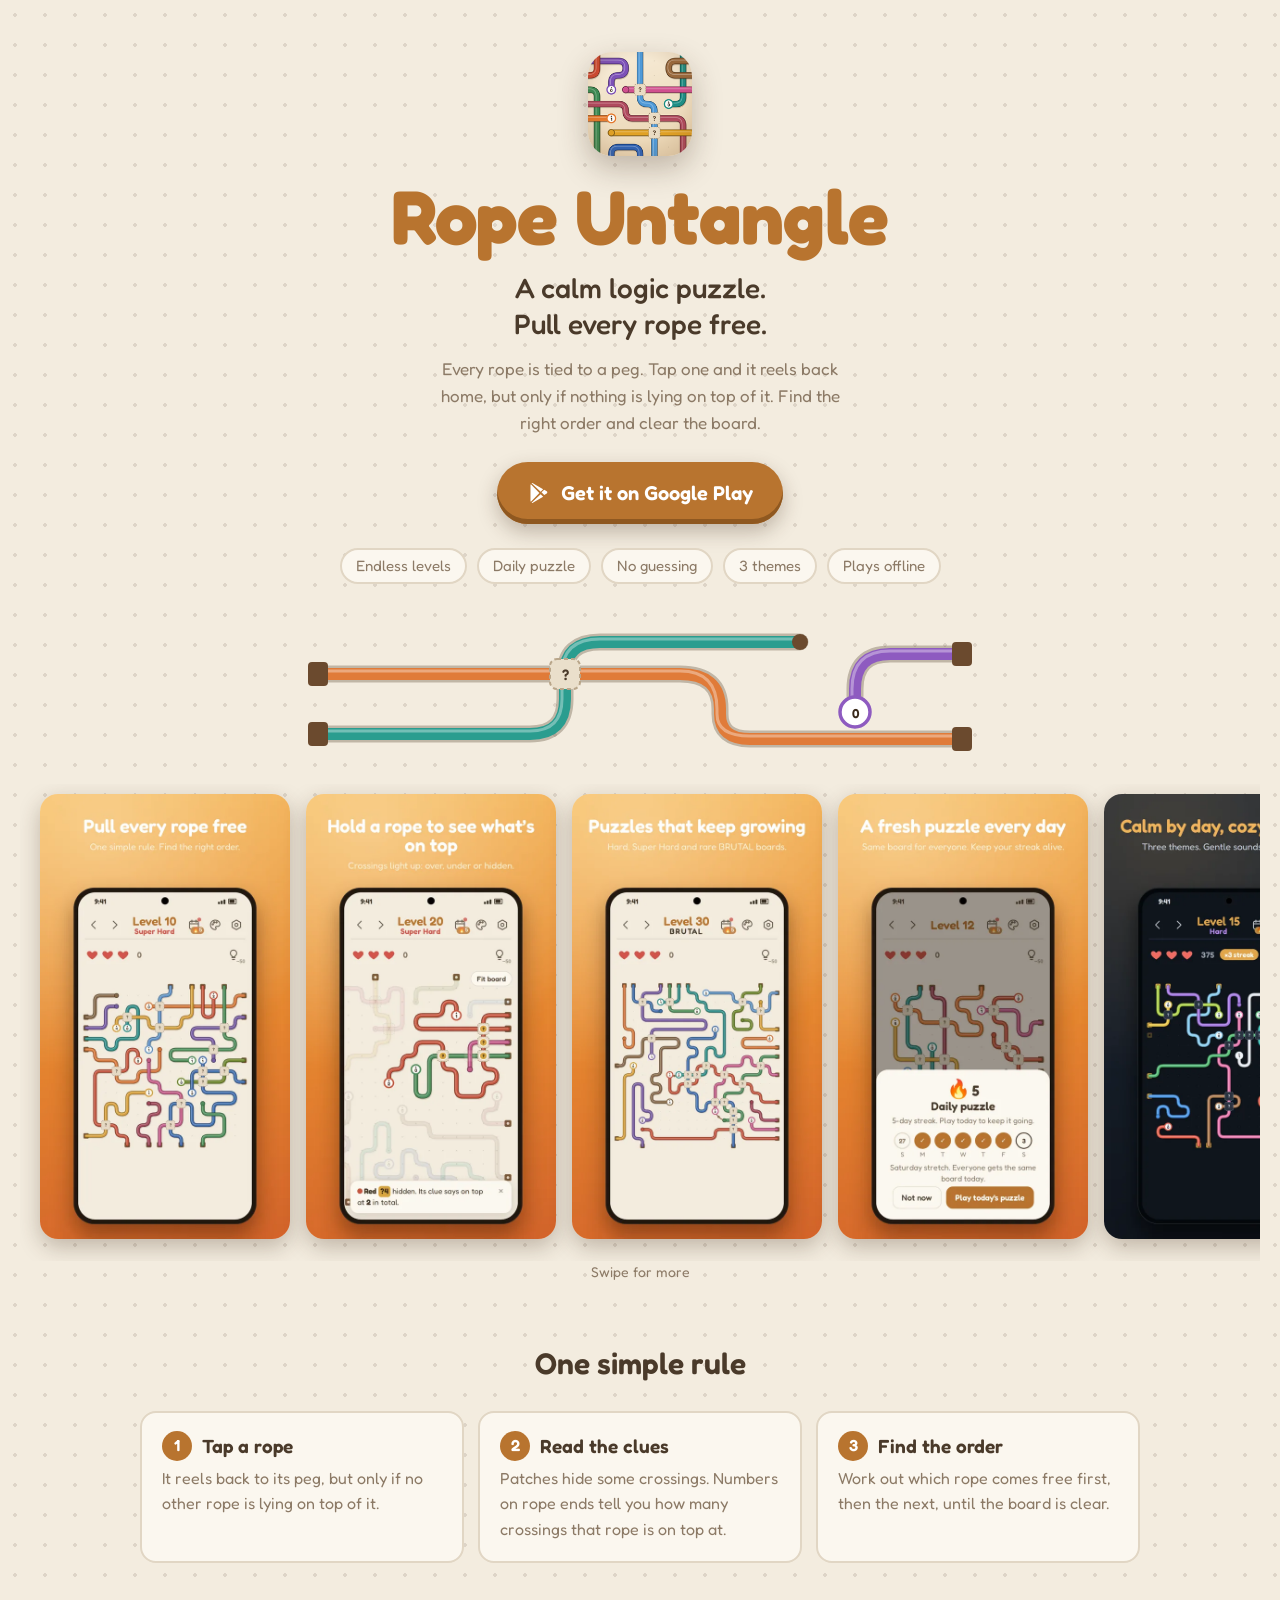
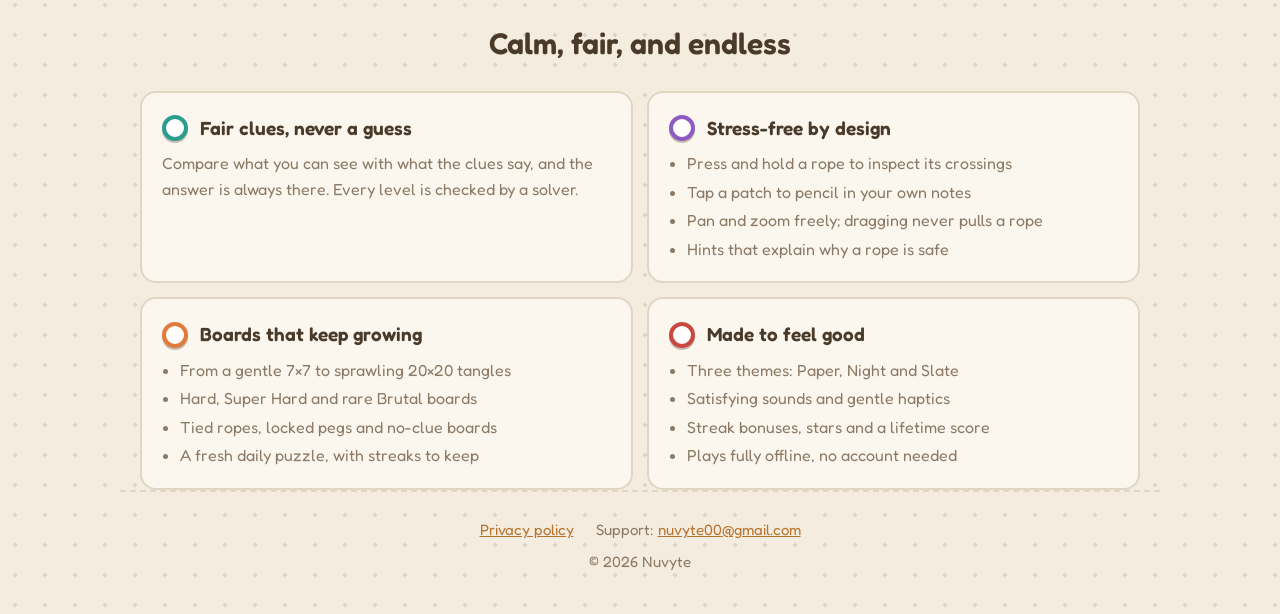
<file: index.html>
<!doctype html>
<html lang="en">
<head>
<meta charset="utf-8">
<meta name="viewport" content="width=device-width, initial-scale=1">
<title>Rope Untangle: Logic Puzzle</title>
<meta name="description" content="Pull every rope free in a calm, endless logic puzzle. One simple rule, fair clues, and no guessing needed. For Android.">
<meta name="theme-color" content="#F3ECDF" media="(prefers-color-scheme: light)">
<meta name="theme-color" content="#10151C" media="(prefers-color-scheme: dark)">
<meta property="og:title" content="Rope Untangle: Logic Puzzle">
<meta property="og:description" content="A calm logic puzzle. Pull every rope free.">
<meta property="og:image" content="https://nuvyte.github.io/rope-untangle/img/og-1024x500.png">
<meta property="og:url" content="https://nuvyte.github.io/rope-untangle/">
<meta name="twitter:card" content="summary_large_image">
<link rel="icon" type="image/png" sizes="32x32" href="img/favicon-32.png">
<link rel="apple-touch-icon" href="img/apple-touch-icon.png">
<link rel="preconnect" href="https://fonts.googleapis.com">
<link rel="preconnect" href="https://fonts.gstatic.com" crossorigin>
<link href="https://fonts.googleapis.com/css2?family=Fredoka:wght@400;500;600;700&display=swap" rel="stylesheet">
<link rel="stylesheet" href="style.css">
</head>
<body>
<header class="hero wrap">
  <img class="app-icon" src="img/icon-192.png" alt="" width="104" height="104">
  <h1>Rope Untangle</h1>
  <p class="tagline">A calm logic puzzle.<br>Pull every rope free.</p>
  <p class="sub">Every rope is tied to a peg. Tap one and it reels back home, but only if nothing is lying on top of it. Find the right order and clear the board.</p>
  <a class="cta" href="https://play.google.com/store/apps/details?id=com.nuvyte.ropeuntangle">
    <svg viewBox="0 0 24 24" aria-hidden="true"><path fill="currentColor" d="M4.2 2.4c-.3.3-.4.8-.4 1.3v16.6c0 .5.1 1 .4 1.3l9.3-9.6zM14.9 13.4l2.7 2.8-11.2 6.4c-.5.3-1 .3-1.4.1zM18.8 8.5l2.7 1.6c.9.5.9 1.9 0 2.4l-2.7 1.6-3-3zM5 1.3c.4-.2.9-.2 1.4.1l11.2 6.4-2.7 2.8z"/></svg>
    Get it on Google Play
  </a>
  <ul class="facts">
    <li>Endless levels</li><li>Daily puzzle</li><li>No guessing</li><li>3 themes</li><li>Plays offline</li>
  </ul>

  <svg class="ropes" viewBox="0 0 720 150" aria-hidden="true">
    <!-- teal: underneath -->
    <path class="o" d="M40 120 H250 Q285 120 285 85 V60 Q285 28 320 28 H520"/>
    <path stroke="#2A9D8F" stroke-width="12" d="M40 120 H250 Q285 120 285 85 V60 Q285 28 320 28 H520"/>
    <path class="h" d="M40 117 H250 Q282 117 282 85 V60 Q282 25 320 25 H520"/>
    <!-- orange: on top of teal -->
    <path class="o" d="M40 60 H400 Q440 60 440 95 V100 Q440 125 470 125 H680"/>
    <path stroke="#E07B39" stroke-width="12" d="M40 60 H400 Q440 60 440 95 V100 Q440 125 470 125 H680"/>
    <path class="h" d="M40 57 H400 Q437 57 437 95 V100 Q437 122 470 122 H680"/>
    <!-- purple: ends free at a clue -->
    <path class="o" d="M680 40 H610 Q575 40 575 75 V82"/>
    <path stroke="#8E5BC0" stroke-width="12" d="M680 40 H610 Q575 40 575 75 V82"/>
    <path class="h" d="M680 37 H610 Q572 37 572 75 V82"/>
    <rect class="peg" x="28" y="108" width="20" height="24" rx="4"/><rect class="peg" x="28" y="48" width="20" height="24" rx="4"/>
    <rect class="peg" x="672" y="113" width="20" height="24" rx="4"/><rect class="peg" x="672" y="28" width="20" height="24" rx="4"/>
    <circle class="peg" cx="520" cy="28" r="8"/>
    <circle class="clue" cx="575" cy="98" r="15" stroke="#8E5BC0"/><text class="clue-n" x="575" y="99">0</text>
    <!-- hidden crossing -->
    <rect class="patch" x="270" y="45" width="30" height="30" rx="7"/><text x="285" y="60">?</text>
  </svg>
</header>

<main>
  <div class="shots" tabindex="0" aria-label="Screenshots">
    <img src="img/shot-01-level10.webp" alt="A Super Hard level full of tangled ropes" width="540" height="960" loading="lazy">
    <img src="img/shot-02-inspect.webp" alt="Holding a rope to inspect its crossings" width="540" height="960" loading="lazy">
    <img src="img/shot-03-brutal.webp" alt="A Brutal board" width="540" height="960" loading="lazy">
    <img src="img/shot-04-daily.webp" alt="The daily puzzle" width="540" height="960" loading="lazy">
    <img src="img/shot-05-night.webp" alt="The Night theme" width="540" height="960" loading="lazy">
    <img src="img/shot-06-win.webp" alt="A cleared board" width="540" height="960" loading="lazy">
  </div>
  <p class="hint">Swipe for more</p>

  <section class="wrap">
    <h2>One simple rule</h2>
    <div class="steps">
      <div class="step"><b>Tap a rope</b><p>It reels back to its peg, but only if no other rope is lying on top of it.</p></div>
      <div class="step"><b>Read the clues</b><p>Patches hide some crossings. Numbers on rope ends tell you how many crossings that rope is on top at.</p></div>
      <div class="step"><b>Find the order</b><p>Work out which rope comes free first, then the next, until the board is clear.</p></div>
    </div>

    <h2>Calm, fair, and endless</h2>
    <div class="grid">
      <div class="card"><h3><span class="end" style="--c:#2A9D8F"></span>Fair clues, never a guess</h3>
        <p>Compare what you can see with what the clues say, and the answer is always there. Every level is checked by a solver.</p></div>
      <div class="card"><h3><span class="end" style="--c:#8E5BC0"></span>Stress-free by design</h3>
        <ul><li>Press and hold a rope to inspect its crossings</li><li>Tap a patch to pencil in your own notes</li><li>Pan and zoom freely; dragging never pulls a rope</li><li>Hints that explain why a rope is safe</li></ul></div>
      <div class="card"><h3><span class="end" style="--c:#E07B39"></span>Boards that keep growing</h3>
        <ul><li>From a gentle 7×7 to sprawling 20×20 tangles</li><li>Hard, Super Hard and rare Brutal boards</li><li>Tied ropes, locked pegs and no-clue boards</li><li>A fresh daily puzzle, with streaks to keep</li></ul></div>
      <div class="card"><h3><span class="end" style="--c:#C9483F"></span>Made to feel good</h3>
        <ul><li>Three themes: Paper, Night and Slate</li><li>Satisfying sounds and gentle haptics</li><li>Streak bonuses, stars and a lifetime score</li><li>Plays fully offline, no account needed</li></ul></div>
    </div>
  </section>
</main>

<footer class="wrap">
  <nav><a href="privacy-policy.html">Privacy policy</a><span>Support: <a href="mailto:nuvyte00@gmail.com">nuvyte00@gmail.com</a></span></nav>
  © 2026 Nuvyte
</footer>
</body>
</html>
</file>
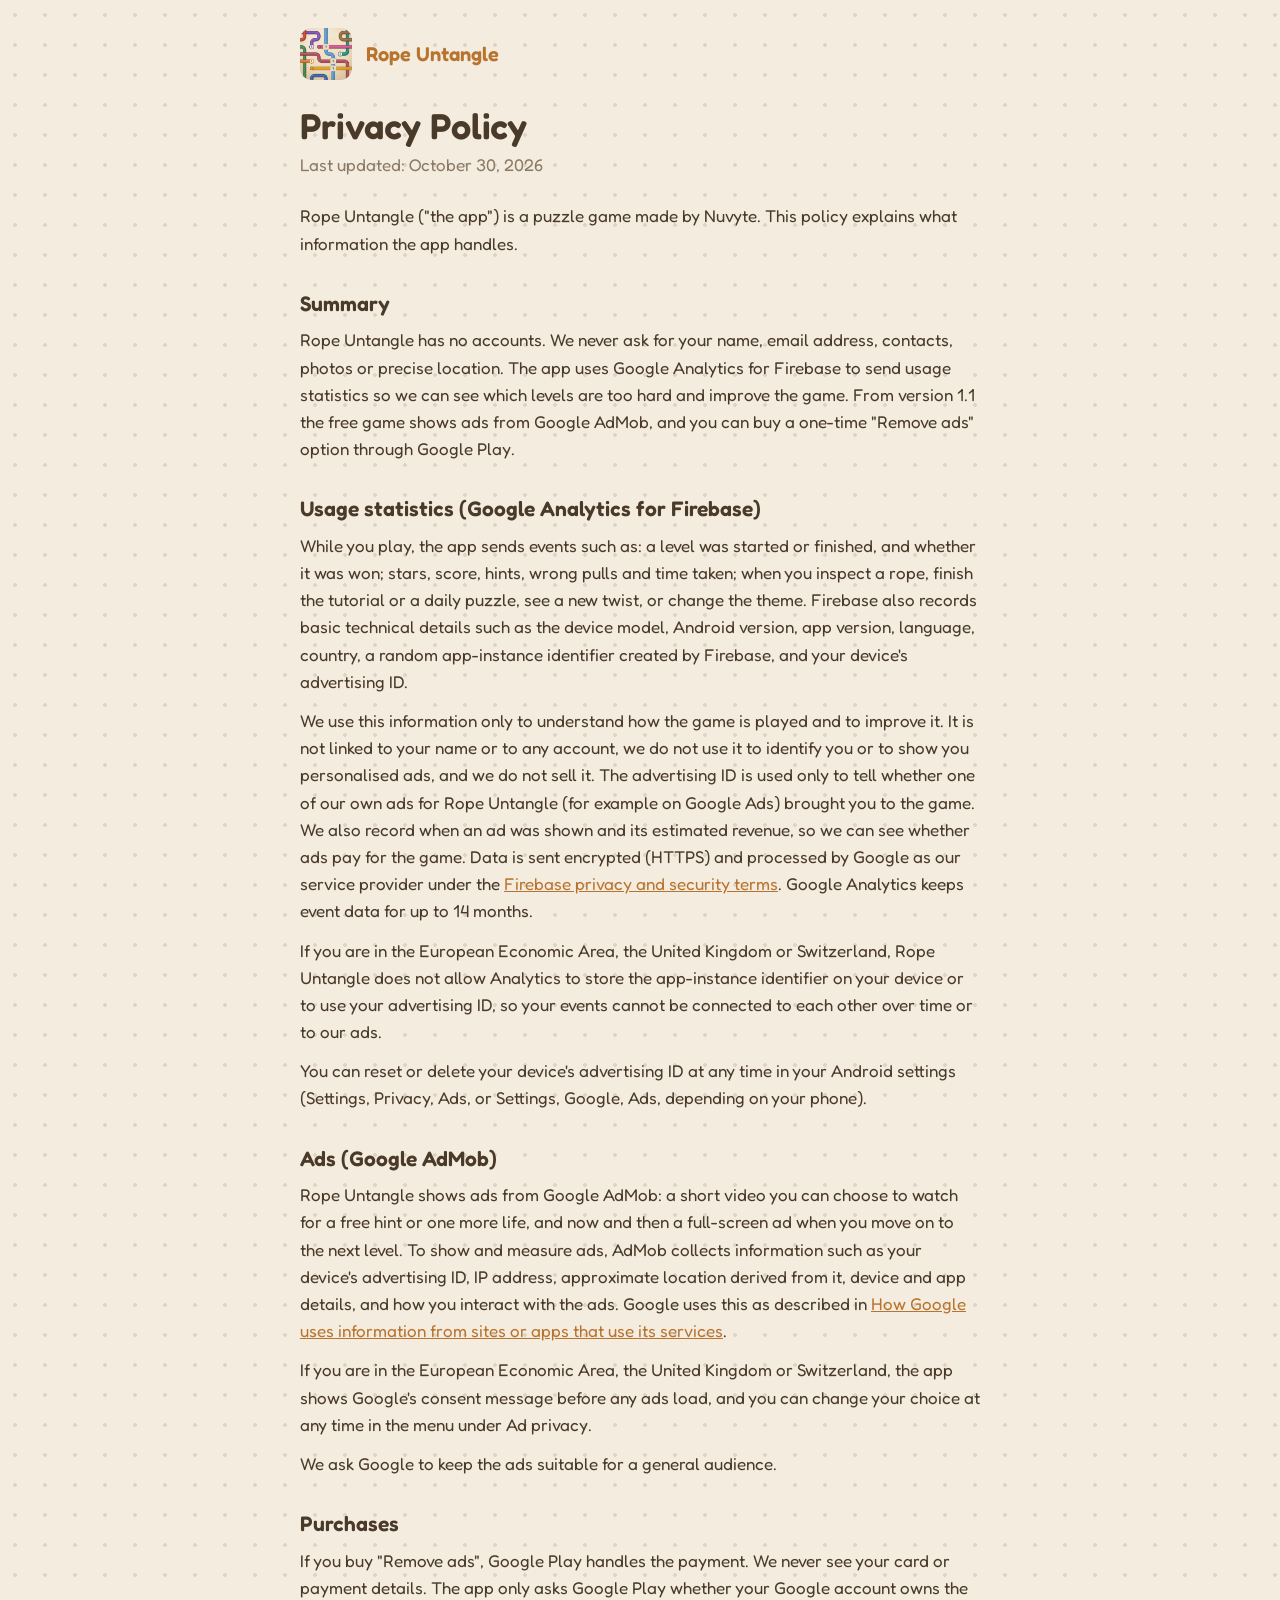
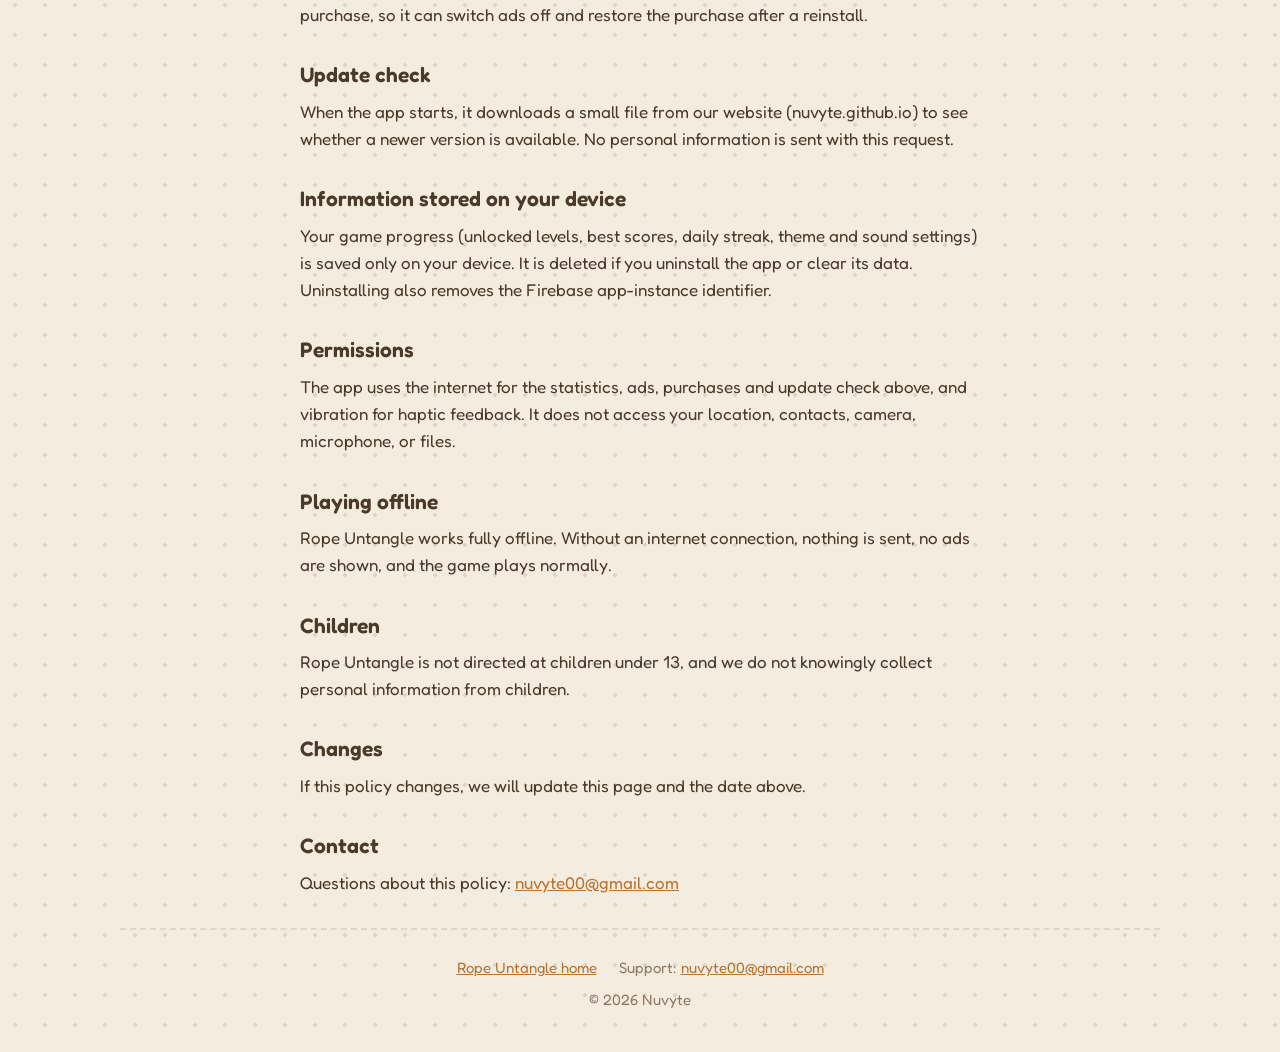
<file: privacy-policy.html>
<!doctype html>
<html lang="en"><head><meta charset="utf-8"><meta name="viewport" content="width=device-width, initial-scale=1">
<title>Rope Untangle: Privacy Policy</title>
<meta name="theme-color" content="#F3ECDF" media="(prefers-color-scheme: light)">
<meta name="theme-color" content="#10151C" media="(prefers-color-scheme: dark)">
<link rel="icon" type="image/png" sizes="32x32" href="img/favicon-32.png">
<link rel="preconnect" href="https://fonts.googleapis.com">
<link rel="preconnect" href="https://fonts.gstatic.com" crossorigin>
<link href="https://fonts.googleapis.com/css2?family=Fredoka:wght@400;500;600;700&display=swap" rel="stylesheet">
<link rel="stylesheet" href="style.css">
</head><body>
<main class="doc wrap">
<header><a href="./"><img src="img/icon-192.png" alt=""></a><a href="./">Rope Untangle</a></header>
<h1>Privacy Policy</h1>
<p class="date">Last updated: October 30, 2026</p>
<p>Rope Untangle ("the app") is a puzzle game made by Nuvyte. This policy explains what information the app handles.</p>
<h2>Summary</h2>
<p>Rope Untangle has no accounts. We never ask for your name, email address, contacts, photos or precise location. The app uses Google Analytics for Firebase to send usage statistics so we can see which levels are too hard and improve the game. From version 1.1 the free game shows ads from Google AdMob, and you can buy a one-time "Remove ads" option through Google Play.</p>
<h2>Usage statistics (Google Analytics for Firebase)</h2>
<p>While you play, the app sends events such as: a level was started or finished, and whether it was won; stars, score, hints, wrong pulls and time taken; when you inspect a rope, finish the tutorial or a daily puzzle, see a new twist, or change the theme. Firebase also records basic technical details such as the device model, Android version, app version, language, country, a random app-instance identifier created by Firebase, and your device's advertising ID.</p>
<p>We use this information only to understand how the game is played and to improve it. It is not linked to your name or to any account, we do not use it to identify you or to show you personalised ads, and we do not sell it. The advertising ID is used only to tell whether one of our own ads for Rope Untangle (for example on Google Ads) brought you to the game. We also record when an ad was shown and its estimated revenue, so we can see whether ads pay for the game. Data is sent encrypted (HTTPS) and processed by Google as our service provider under the <a href="https://firebase.google.com/support/privacy">Firebase privacy and security terms</a>. Google Analytics keeps event data for up to 14 months.</p>
<p>If you are in the European Economic Area, the United Kingdom or Switzerland, Rope Untangle does not allow Analytics to store the app-instance identifier on your device or to use your advertising ID, so your events cannot be connected to each other over time or to our ads.</p>
<p>You can reset or delete your device's advertising ID at any time in your Android settings (Settings, Privacy, Ads, or Settings, Google, Ads, depending on your phone).</p>
<h2>Ads (Google AdMob)</h2>
<p>Rope Untangle shows ads from Google AdMob: a short video you can choose to watch for a free hint or one more life, and now and then a full-screen ad when you move on to the next level. To show and measure ads, AdMob collects information such as your device's advertising ID, IP address, approximate location derived from it, device and app details, and how you interact with the ads. Google uses this as described in <a href="https://policies.google.com/technologies/partner-sites">How Google uses information from sites or apps that use its services</a>.</p>
<p>If you are in the European Economic Area, the United Kingdom or Switzerland, the app shows Google's consent message before any ads load, and you can change your choice at any time in the menu under Ad privacy.</p>
<p>We ask Google to keep the ads suitable for a general audience.</p>
<h2>Purchases</h2>
<p>If you buy "Remove ads", Google Play handles the payment. We never see your card or payment details. The app only asks Google Play whether your Google account owns the purchase, so it can switch ads off and restore the purchase after a reinstall.</p>
<h2>Update check</h2>
<p>When the app starts, it downloads a small file from our website (nuvyte.github.io) to see whether a newer version is available. No personal information is sent with this request.</p>
<h2>Information stored on your device</h2>
<p>Your game progress (unlocked levels, best scores, daily streak, theme and sound settings) is saved only on your device. It is deleted if you uninstall the app or clear its data. Uninstalling also removes the Firebase app-instance identifier.</p>
<h2>Permissions</h2>
<p>The app uses the internet for the statistics, ads, purchases and update check above, and vibration for haptic feedback. It does not access your location, contacts, camera, microphone, or files.</p>
<h2>Playing offline</h2>
<p>Rope Untangle works fully offline. Without an internet connection, nothing is sent, no ads are shown, and the game plays normally.</p>
<h2>Children</h2>
<p>Rope Untangle is not directed at children under 13, and we do not knowingly collect personal information from children.</p>
<h2>Changes</h2>
<p>If this policy changes, we will update this page and the date above.</p>
<h2>Contact</h2>
<p>Questions about this policy: <a href="mailto:nuvyte00@gmail.com">nuvyte00@gmail.com</a></p>
</main>
<footer class="wrap"><nav><a href="./">Rope Untangle home</a><span>Support: <a href="mailto:nuvyte00@gmail.com">nuvyte00@gmail.com</a></span></nav>© 2026 Nuvyte</footer>
</body></html>
</file>
<file: style.css>
/* Rope Untangle site: "Paper" by day, "Night" in dark mode, like the game's themes */
:root{
  --page:#F3ECDF;--card:#FBF7EF;--line:#E1D6C4;--ink:#4A3A2A;--muted:#8C7A66;--accent:#B8742F;--accent-edge:#8F5820;--on-accent:#fff;
  --dot:rgba(74,58,42,.13);--peg:#6B4A2E;--patch:#EADFCB;--patch-edge:#B9A68A;--shade:rgba(60,40,20,.28);
  color-scheme:light;
}
@media (prefers-color-scheme:dark){:root{
  --page:#10151C;--card:#18202A;--line:#253040;--ink:#E6EBF1;--muted:#97A3B5;--accent:#E2A64B;--accent-edge:#A8732A;--on-accent:#1B1206;
  --dot:rgba(151,163,181,.13);--peg:#B58A3C;--patch:#2A3546;--patch-edge:#4A5A70;--shade:rgba(0,0,0,.45);
  color-scheme:dark}}
*,*::before,*::after{box-sizing:border-box}
html{-webkit-text-size-adjust:100%}
body{margin:0;background:var(--page);color:var(--ink);font:17px/1.6 'Fredoka','Trebuchet MS','Avenir Next',system-ui,sans-serif;
  background-image:radial-gradient(var(--dot) 1.6px,transparent 1.8px);background-size:30px 30px}
a{color:var(--accent)}
img{max-width:100%;display:block}
.wrap{max-width:1040px;margin:0 auto;padding-inline:20px}

/* hero */
.hero{text-align:center;padding-block:52px 10px}
.app-icon{width:104px;height:104px;border-radius:24px;margin:0 auto 22px;box-shadow:0 12px 30px var(--shade)}
.hero h1{margin:0;font-size:clamp(44px,10vw,76px);font-weight:700;line-height:1;color:var(--accent);letter-spacing:-.5px}
.tagline{font-size:clamp(21px,4vw,28px);font-weight:500;line-height:1.3;margin:16px 0 12px}
.sub{color:var(--muted);margin:0 auto 26px;max-width:40ch}
.cta{display:inline-flex;align-items:center;gap:12px;background:var(--accent);color:var(--on-accent);text-decoration:none;font-weight:600;font-size:20px;
  padding:15px 30px;border-radius:999px;box-shadow:inset 0 -5px 0 var(--accent-edge),0 8px 20px var(--shade)}
.cta:active{transform:translateY(3px);box-shadow:inset 0 -2px 0 var(--accent-edge)}
.cta svg{width:22px;height:22px;flex:none}
.facts{display:flex;flex-wrap:wrap;justify-content:center;gap:8px 10px;list-style:none;padding:0;margin:24px 0 0}
.facts li{border:2px solid var(--line);background:var(--card);border-radius:999px;padding:4px 14px;font-size:15px;color:var(--muted)}

/* decorative ropes, drawn like the game: outline, colour, highlight; pegs at the ends; a "?" patch at a hidden crossing */
.ropes{display:block;width:min(720px,100%);height:auto;margin:30px auto 10px}
.ropes path{fill:none;stroke-linecap:round;stroke-linejoin:round}
.ropes .o{stroke:var(--shade);stroke-width:17}
.ropes .h{stroke:rgba(255,255,255,.35);stroke-width:3}
.ropes .peg{fill:var(--peg)}
.ropes .patch{fill:var(--patch);stroke:var(--patch-edge);stroke-width:2;stroke-dasharray:4 3}
.ropes text{font:600 15px 'Fredoka',system-ui,sans-serif;fill:var(--ink);text-anchor:middle;dominant-baseline:central}
.ropes .clue{fill:#fff;stroke-width:3.5}
.ropes .clue-n{fill:#3A2A1A;font-size:13px}

/* screenshots */
.shots{display:flex;gap:16px;overflow-x:auto;scroll-snap-type:x mandatory;padding:10px 20px 22px;margin:0 auto;max-width:1240px;
  scrollbar-width:thin;scrollbar-color:var(--line) transparent}
.shots img{flex:none;width:clamp(200px,58vw,250px);aspect-ratio:9/16;height:auto;border-radius:18px;scroll-snap-align:center;box-shadow:0 8px 22px var(--shade)}
.hint{text-align:center;color:var(--muted);font-size:14px;margin:0}

/* sections */
section h2{font-size:clamp(24px,4vw,30px);font-weight:600;text-align:center;margin:56px 0 24px}
.steps{display:grid;grid-template-columns:repeat(auto-fit,minmax(min(100%,240px),1fr));gap:14px;counter-reset:s}
.step{background:var(--card);border:2px solid var(--line);border-radius:16px;padding:18px 20px}
.step b{display:block;font-size:19px;font-weight:600;margin-bottom:4px}
.step b::before{counter-increment:s;content:counter(s);display:inline-grid;place-items:center;width:30px;height:30px;margin-right:10px;border-radius:50%;
  background:var(--accent);color:var(--on-accent);font-size:16px;vertical-align:2px}
.step p,.card p{margin:0;color:var(--muted);font-size:16px}
.grid{display:grid;grid-template-columns:repeat(auto-fit,minmax(min(100%,400px),1fr));gap:14px}
.card{background:var(--card);border:2px solid var(--line);border-radius:16px;padding:20px 20px 16px}
.card h3{display:flex;align-items:center;gap:12px;margin:0 0 8px;font-size:19px;font-weight:600}
.card ul{margin:0;padding-left:18px;color:var(--muted);font-size:16px}.card li{margin-bottom:3px}
.end{--c:#8E5BC0;width:26px;height:26px;border-radius:50%;background:#fff;border:4px solid var(--c);flex:none;box-shadow:0 2px 0 var(--shade)}

/* footer */
footer{margin-top:64px;border-top:2px dashed var(--line);padding-block:26px 40px;text-align:center;color:var(--muted);font-size:15px}
footer nav{display:flex;flex-wrap:wrap;justify-content:center;gap:6px 22px;margin-bottom:8px}

/* privacy page */
.doc{max-width:720px;margin:0 auto;padding-block:28px 20px}
.doc header{display:flex;align-items:center;gap:14px;margin-bottom:24px}
.doc header img{width:52px;height:52px;border-radius:12px}
.doc header a{text-decoration:none;color:var(--accent);font-weight:600;font-size:20px}
.doc h1{font-size:clamp(28px,5vw,36px);font-weight:600;line-height:1.2;margin:0 0 4px}
.doc h2{font-size:21px;font-weight:600;margin:30px 0 6px;text-align:left}
.doc p{margin:0 0 12px}
.doc .date{color:var(--muted);margin-bottom:24px}
</file>
